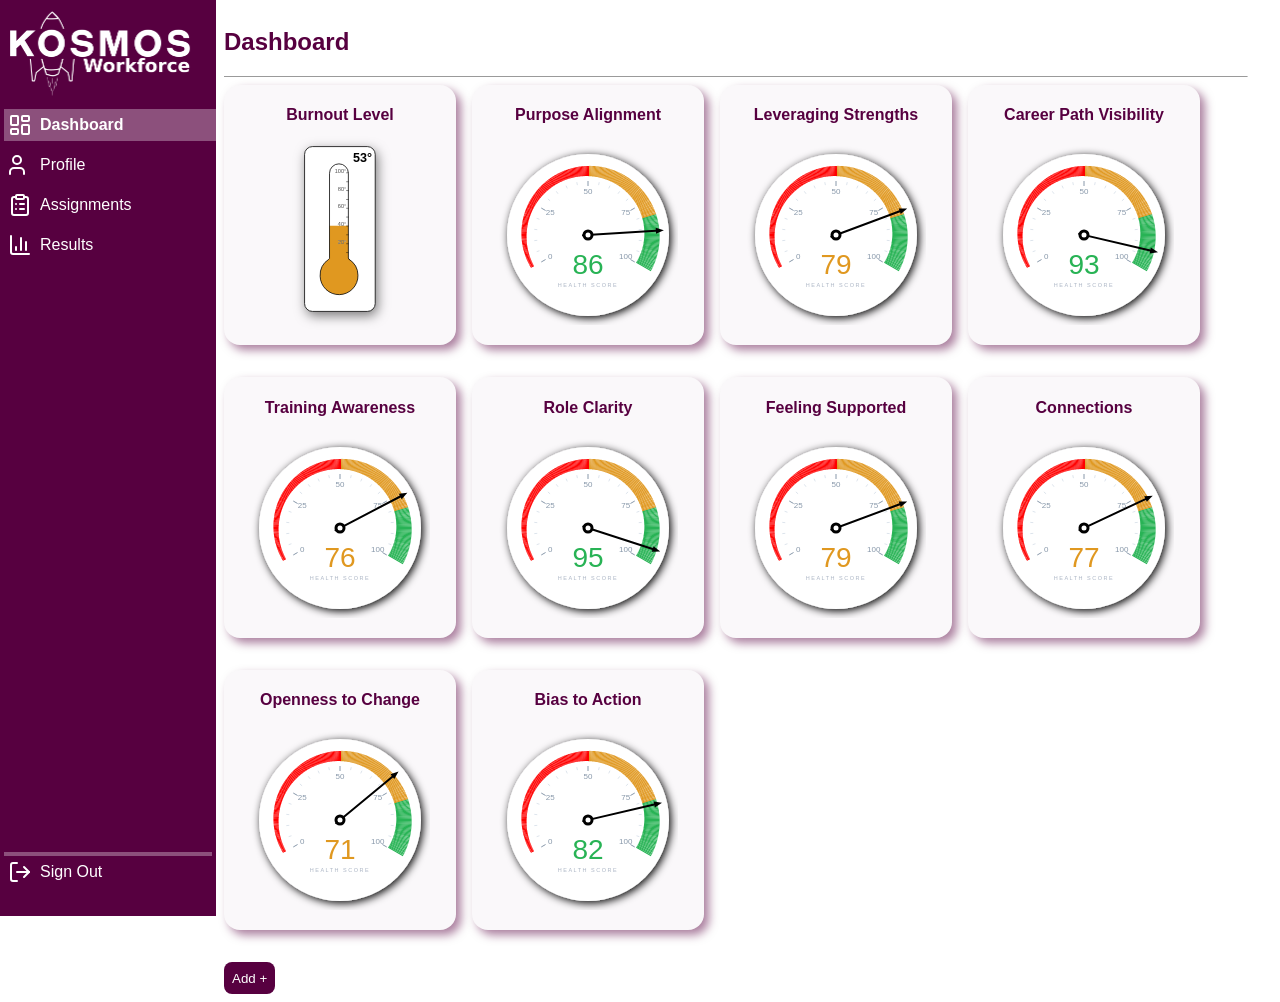
<file: index.html>
<!DOCTYPE html>
<html lang="en">
<head>
	<meta charset="UTF-8">
	<meta name="viewport" content="width=device-width, initial-scale=1.0">
	<meta http-equiv="X-UA-Compatible" content="ie=edge">
	<meta name="apple-mobile-web-app-capable" content="yes">
	<title>Dashboard</title>
	<link rel="stylesheet" href="style.css">
	<link rel="icon" type="image/x-icon" href="favicon.ico">
	<script src="nav.js"></script>
	<script src="gauge.js"></script>
	<script src="thermometer.js"></script>
</head>
<body>
	<left-nav />
	<!-- Main Content Section -->
	<div class="main">
		<h2>Dashboard</h2>
		<hr size="1" />
		<div class="card-container">
			<div class="card" style="width: 200px; text-align: center;" onclick="document.getElementById('underconstruction').showModal()">
				<h4>Burnout Level</h4>
				<script>getAnimatedThermometerSVG(53, 168);</script>
			</div>
			<div class="card" id="gauge1" style="width: 200px; text-align: center;" onclick="document.getElementById('underconstruction').showModal()">
				<h4>Purpose Alignment</h4>
				<script>makeGauge(document.getElementById('gauge1'), 'HEALTH SCORE', 86);</script>
			</div>
			<div class="card" id="gauge2" style="width: 200px; text-align: center;" onclick="document.getElementById('underconstruction').showModal()">
				<h4>Leveraging Strengths</h4>
				<script>makeGauge(document.getElementById('gauge2'), 'HEALTH SCORE', 79);</script>
			</div>
			<div class="card" id="gauge3" style="width: 200px; text-align: center;" onclick="window.location.href='individual.html'">
				<h4>Career Path Visibility</h4>
				<script>makeGauge(document.getElementById('gauge3'), 'HEALTH SCORE', 93);</script>
			</div>
			<div class="card" id="gauge4" style="width: 200px; text-align: center;" onclick="document.getElementById('underconstruction').showModal()">
				<h4>Training Awareness</h4>
				<script>makeGauge(document.getElementById('gauge4'), 'HEALTH SCORE', 76);</script>
			</div>
			<div class="card" id="gauge5" style="width: 200px; text-align: center;" onclick="document.getElementById('underconstruction').showModal()">
				<h4>Role Clarity</h4>
				<script>makeGauge(document.getElementById('gauge5'), 'HEALTH SCORE', 95);</script>
			</div>
			<div class="card" id="gauge6" style="width: 200px; text-align: center;" onclick="document.getElementById('underconstruction').showModal()">
				<h4>Feeling Supported</h4>
				<script>makeGauge(document.getElementById('gauge6'), 'HEALTH SCORE', 79);</script>
			</div>
			<div class="card" id="gauge7" style="width: 200px; text-align: center;" onclick="document.getElementById('underconstruction').showModal()">
				<h4>Connections</h4>
				<script>makeGauge(document.getElementById('gauge7'), 'HEALTH SCORE', 77);</script>
			</div>
			<div class="card" id="gauge8" style="width: 200px; text-align: center;" onclick="document.getElementById('underconstruction').showModal()">
				<h4>Openness to Change</h4>
				<script>makeGauge(document.getElementById('gauge8'), 'HEALTH SCORE', 71);</script>
			</div>
			<div class="card" id="gauge9" style="width: 200px; text-align: center;" onclick="document.getElementById('underconstruction').showModal()">
				<h4>Bias to Action</h4>
				<script>makeGauge(document.getElementById('gauge9'), 'HEALTH SCORE', 82);</script>
			</div>
			<div style="width: 100%;"><!-- ADD BUTTON, ON ITS OWN ROW -->
				<button type="button" onclick="document.getElementById('underconstruction').showModal()">Add +</button>
			</div>
		</div>
	</div>
</body>
</html>
</file>
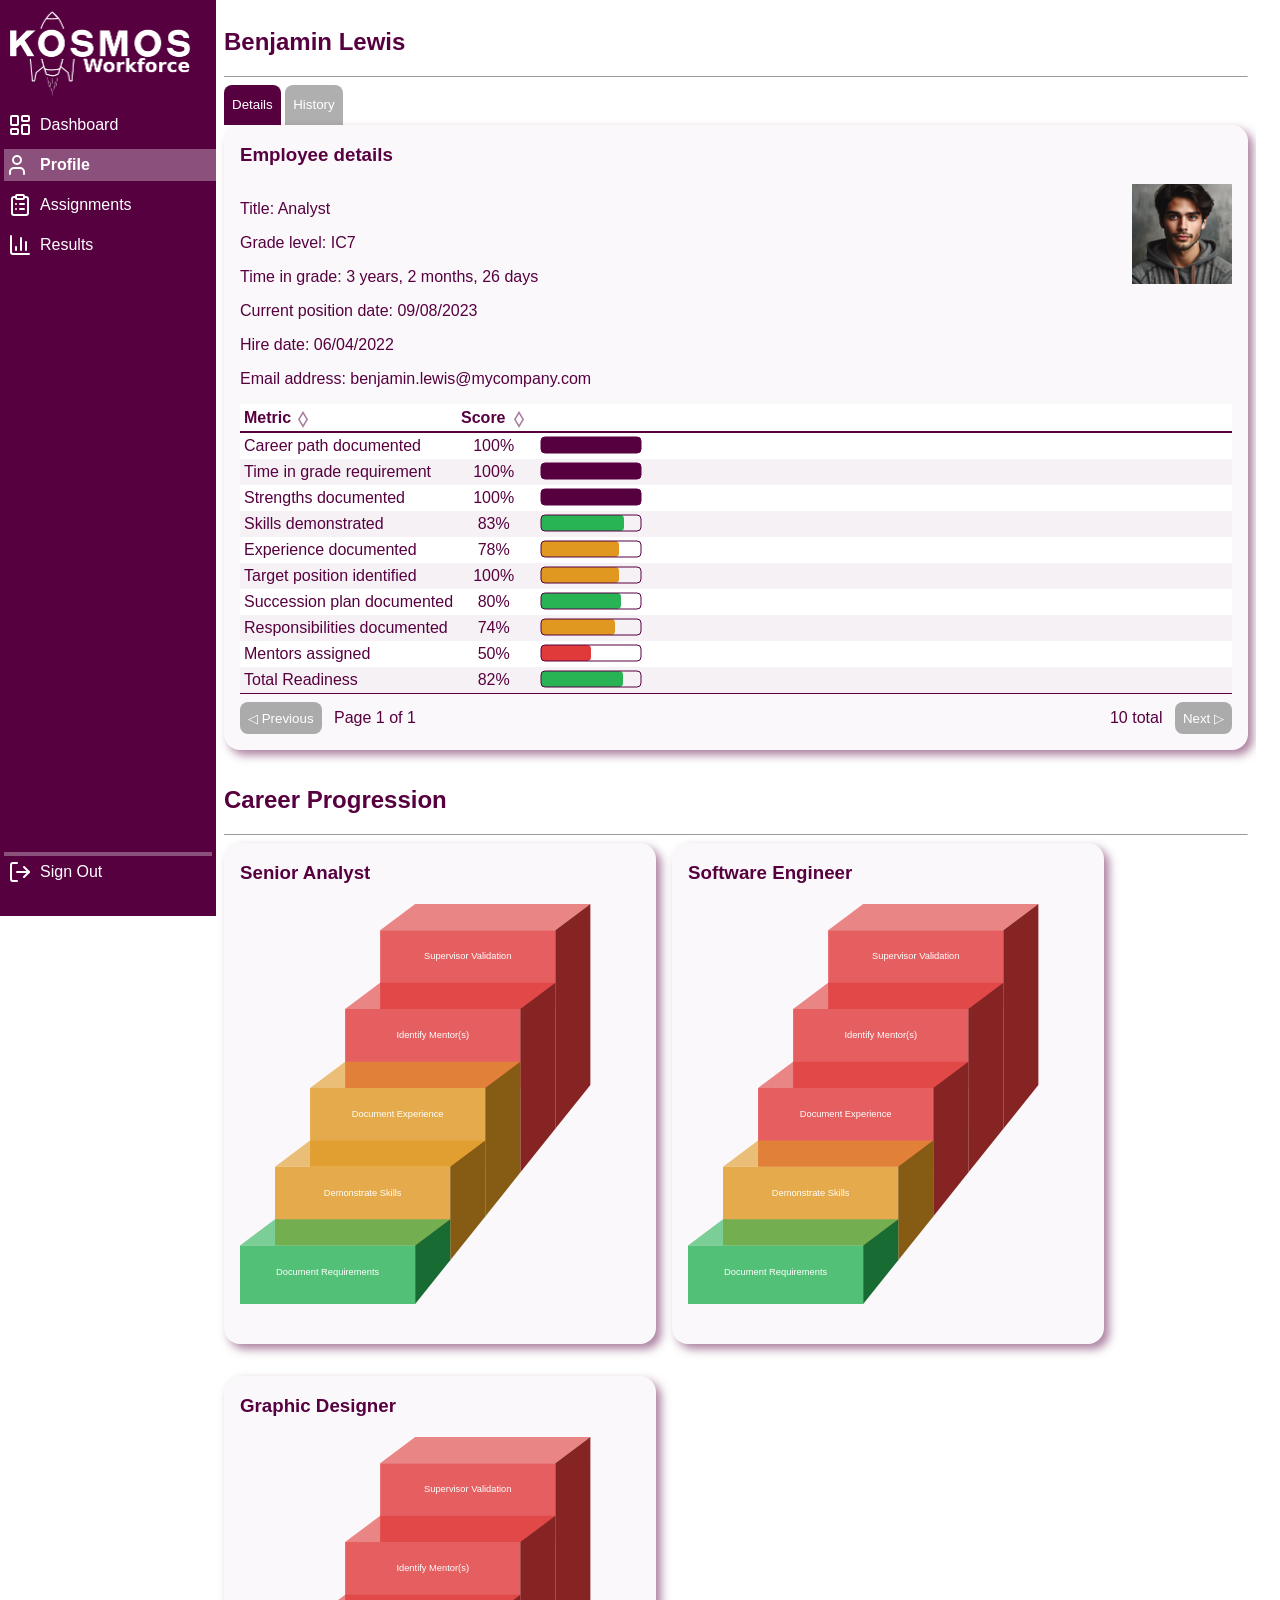
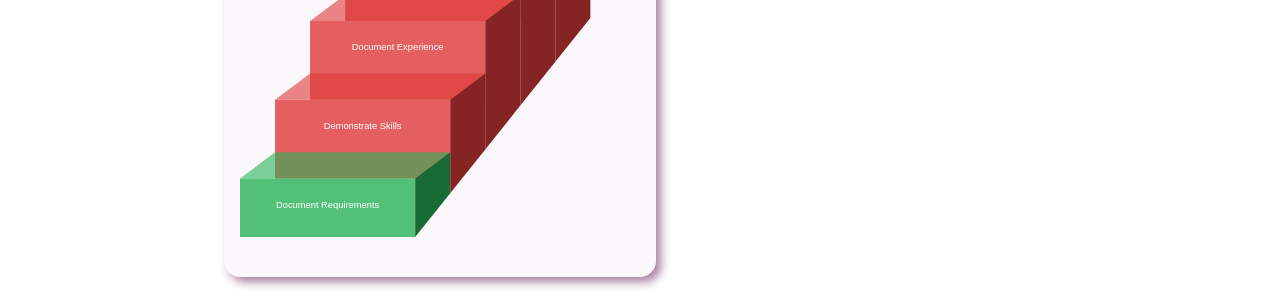
<file: individual.html>
<!DOCTYPE html>
<html lang="en">
<head>
	<meta charset="UTF-8">
	<meta name="viewport" content="width=device-width, initial-scale=1.0">
	<meta http-equiv="X-UA-Compatible" content="ie=edge">
	<meta name="apple-mobile-web-app-capable" content="yes">
	<title>Individual</title>
	<link rel="stylesheet" href="style.css">
	<link rel="icon" type="image/x-icon" href="favicon.ico">
	<script src="nav.js"></script>
	<script src="sort.js"></script>
	<script src="sparkline.js"></script>
	<script src="steps.js"></script>
</head>
<body>
	<left-nav />
	<!-- Main Content Section -->
	<div class="main">
		<h2>Benjamin Lewis</h2>
		<hr size="1" />
		<div>
			<div style="float: left;">
				<button type="button" class="tab selected">Details</button>
				<button type="button" class="tab" onclick="document.getElementById('underconstruction').showModal()">History</button>
			</div>
		</div>

		<div class="card-container">
			<div class="card" style="flex: 1; min-width: calc(100% - 32px);">
				<h3>Employee details</h3>
				<div>
					<div style="float:left;">
						<p>Title: Analyst</p>
						<p>Grade level: IC7</p>
						<p>
							Time in grade:
							<span id="elapsed"></span>
							<script>
  								const start = new Date("09/08/2023"), el = document.getElementById("elapsed");
  								(function up() {
  									let now = new Date();
									let y = now.getFullYear()-start.getFullYear();
									let m = now.getMonth()-start.getMonth();
									let d = now.getDate()-start.getDate();
  									if (d < 0) m--, d += new Date(now.getFullYear(), now.getMonth(), 0).getDate();
  									if (m < 0) y--, m += 12;
  									el.innerText = `${y} years, ${m} months, ${d} days`;
  									setTimeout(up, 1000);
  								})();
							</script>
						</p>
						<p>Current position date: 09/08/2023</p>
						<p>Hire date: 06/04/2022</p>
						<p>Email address: benjamin.lewis@mycompany.com</p>
					</div>
					<div style="float:right;">
						<img src="images/benjamin_lewis.png" style="height: 100px; width: auto;" />
					</div>
				</div>
				<table id="myTable" style="margin-top: 16px;">
					<thead>
						<tr>
							<th onclick="sortTable(0)">Metric</th>
							<th onclick="sortTable(1)">Score</th>
							<th style="color: var(--white-color);"></th>
						</tr>
					</thead>
					<tbody>	
						<tr onclick="document.getElementById('underconstruction').showModal()">
							<td>Career path documented</td>
							<td>100%</td>
							<td><script>document.write(sparkLine(100));</script></svg></td>
						</tr>	
						<tr onclick="document.getElementById('underconstruction').showModal()">
							<td>Time in grade requirement</td>
							<td>100%</td>
							<td><script>document.write(sparkLine(100));</script></td>
						</tr>	
						<tr onclick="document.getElementById('underconstruction').showModal()">
							<td>Strengths documented</td>
							<td>100%</td>
							<td><script>document.write(sparkLine(100));</script></td>
						</tr>	
						<tr onclick="document.getElementById('underconstruction').showModal()">
							<td>Skills demonstrated</td>
							<td>83%</td>
							<td><script>document.write(sparkLine(83));</script></td>
						</tr>	
						<tr onclick="document.getElementById('underconstruction').showModal()">
							<td>Experience documented</td>
							<td>78%</td>
							<td><script>document.write(sparkLine(78));</script></td>
						</tr>	
						<tr onclick="document.getElementById('underconstruction').showModal()">
							<td>Target position identified</td>
							<td>100%</td>
							<td><script>document.write(sparkLine(78));</script></td>
						</tr>	
						<tr onclick="document.getElementById('underconstruction').showModal()">
							<td>Succession plan documented</td>
							<td>80%</td>
							<td><script>document.write(sparkLine(80));</script></td>
						</tr>	
						<tr onclick="document.getElementById('underconstruction').showModal()">
							<td>Responsibilities documented</td>
							<td>74%</td>
							<td><script>document.write(sparkLine(74));</script></td>
						</tr>	
						<tr onclick="document.getElementById('underconstruction').showModal()">
							<td>Mentors assigned</td>
							<td>50%</td>
							<td><script>document.write(sparkLine(50));</script></td>
						</tr>	
						<tr onclick="document.getElementById('underconstruction').showModal()">
							<td>Total Readiness</td>
							<td>82%</td>
							<td><script>document.write(sparkLine(82));</script></td>
						</tr>
					</tbody>
				</table>
				<div style="border-top: 1px solid var(--primary-color); padding-top: 8px; width: 50%; float: left;">
					<button type="button" class="inactive" style="margin-right: 8px;">◁ Previous</button>
					Page 1 of 1
				</div>
				<div style="border-top: 1px solid var(--primary-color); padding-top: 8px; width: 50%; float: right; text-align: right;">
					10 total
					<button type="button" class="inactive" style="margin-left: 8px;">Next ▷</button>
				</div>
			</div><!-- END OF FIRST CARD -->
		</div><!-- END OF CARD CONTAINER -->
		<h2>Career Progression</h2>
		<hr size="1" />
		<div class="card-container">
			<div class="card" style="width: 400px;" onclick="window.location.href='resolvesteps.html'"><!-- THIRD CARD -->
				<h3>Senior Analyst</h3>
				<script>fiveSteps(1, 2, 2)</script>
			</div><!-- END OF THIRD CARD -->

			<div class="card" style="width: 400px;" onclick="document.getElementById('underconstruction').showModal()"><!-- FOURTH CARD -->
				<h3>Software Engineer</h3>
				<script>fiveSteps(1, 1, 3)</script>
			</div><!-- END OF FOURTH CARD -->

			<div class="card" style="width: 400px;" onclick="document.getElementById('underconstruction').showModal()"><!-- FIFTH CARD -->
				<h3>Graphic Designer</h3>
				<script>fiveSteps(1, 0, 4)</script>
			</div><!-- END OF FIFTH CARD -->

		</div><!-- END OF CARD CONTAINER -->
	</div><!-- END OF MAIN SECTION -->
</body>
</html>
</file>
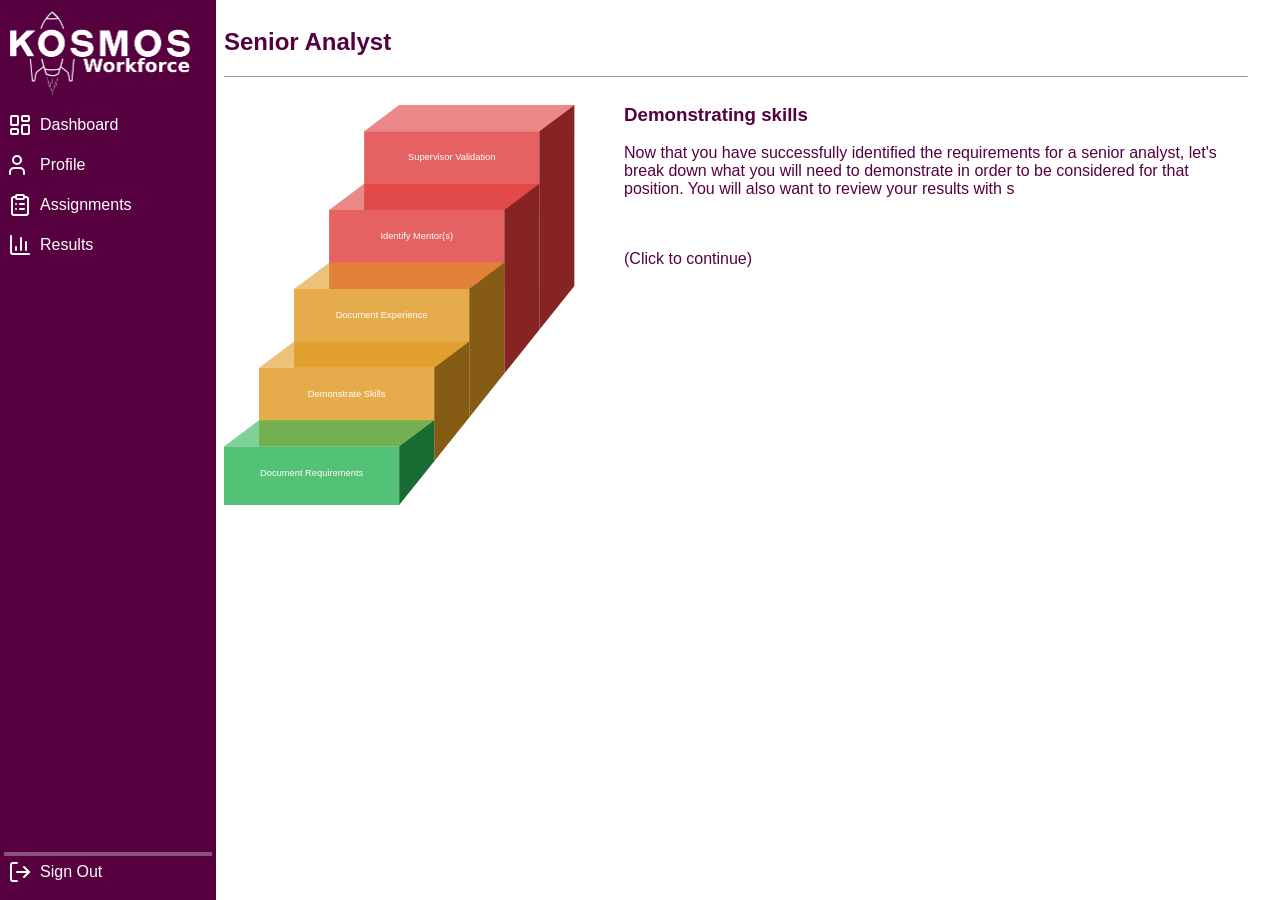
<file: resolvesteps.html>
<!DOCTYPE html>
<html lang="en">
<head>
	<meta charset="UTF-8">
	<meta name="viewport" content="width=device-width, initial-scale=1.0">
	<meta http-equiv="X-UA-Compatible" content="ie=edge">
	<meta name="apple-mobile-web-app-capable" content="yes">
	<title>Senior Analyst</title>
	<link rel="stylesheet" href="style.css">
	<link rel="icon" type="image/x-icon" href="favicon.ico">
	<script src="nav.js"></script>
	<script src="steps.js"></script>
</head>
<body>
<style>
	a {
		opacity: 0;
		animation: fadeIn 1s forwards;
		animation-delay: 2s; /* 2-second pause */
	}
	.step {
		overflow: hidden;
		min-width: 200px;
	}
	@keyframes fadeIn {
		to {
			opacity: 1;
		}
	}
</style>
	<left-nav />
	<!-- Main Content Section -->
	<div class="main">
		<h2>Senior Analyst</h2>
		<hr size="1" />
			<div style="width: 400px; float: left;"><!-- STEPS IMAGE -->
				<script>fiveSteps(1, 2, 2)</script>
			</div><!-- END OF STEPS IMAGE -->
				<div class="step"><!-- INTRODUCTION -->
					<h3>Demonstrating skills</h3>
					<p class="type-me">Now that you have successfully identified the requirements for a senior analyst,
						let's break down what you will need to demonstrate in order to be considered for that position.
						You will also want to review your results with someone who hires senior analysts,
						to validate your understanding and eliminate any ambiguity in how requirements are measured.
					</p>
					<br />&nbsp;<br /><a href="#" onclick="revealNext(this)">(Click to continue)</a>	
				</div><!-- END OF INTRODUCTION -->
				<div class="step" style="display: none;"><!-- FIRST REQUIREMENT -->
					<p class="type-me">
						The first requirement you listed is to have been in an analyst position for at least one year.
						Since you have been an analyst since September 8, 2023, you easily meet this requirement.
					</p>
					<input type="checkbox" checked id="jr1" name="jr1" /><label for="jr1">Time in grade requirement</label>
					<br />&nbsp;<br /><a href="#" onclick="revealNext(this)">(Click to continue)</a>
				</div><!-- END OF FIRST REQUIREMENT -->
				<div class="step" style="display:none"><!-- SECOND REQUIREMENT -->
  					<p class="type-me">
						The next requirement you listed is to demonstrate advanced proficiency in Microsoft Office products.
						You clarified that this refers to understanding the basic functionality in Word, Excel, and Outlook,
						as well as the ability to manage settings and configure add-ins.
						Have you had someone who supervises senior analysts validate your demonstrated proficiency?
					</p>
					<input type="radio" id="jr2a" name="jr2" /><label for="jr2a">Yes</label>					
					<input type="radio" id="jr2b" name="jr2" /><label for="jr2b">No</label>
					<br />&nbsp;<br /><a href="#" onclick="revealNext(this)">(Click to continue)</a>
				</div><!-- END OF SECOND REQUIREMENT -->
				<div class="step" style="display:none;"><!-- THIRD REQUIREMENT -->
  					<p class="type-me">
						The third requirement was to demonstrate professional communication style.
						The most reliable way to validate this is to ask for direct feedback from your current supervisor 
						or others in senior roles who you regularly interact with.
						Have you gotten a solid &quot;Yes&quot; on that request?
					</p>
					<input type="radio" id="jr3a" name="jr3" /><label for="jr3a">Yes</label>
					<input type="radio" id="jr3b" name="jr3" /><label for="jr3b">No</label>
					<br />&nbsp;<br />
					<a href="#" onclick="revealNext(this)">(Click to continue)</a>
				</div><!-- END OF THIRD REQUIREMENT -->
				<div class="step" style="display:none"><!-- FOURTH REQUIREMENT -->
  					<p class="type-me">
						The fourth requirement was establishing a history of proactive project ownership and problem solving.
						In addition to successfully executing tasks that are assigned to you, 
						this involves idenitifying opportunities, defining project scopes, and driving solutions without supervision.
						For example, identifying an inefficiency in the client onboarding process,
						and initiating a data audit to propose improvements.
						Would your supervisor agree that you have demonstrated this on at least 3 occasions?</p>
					<input type="radio" id="jr4a" name="jr4" /><label for="jr4a">Yes</label>
					<input type="radio" id="jr4b" name="jr4" /><label for="jr4b">No</label>
					<br />&nbsp;<br />
					<a href="#" onclick="revealNext(this)">(Click to continue)</a>
				</div><!-- END OF FOURTH REQUIREMENT -->
				<div class="step" style="display:none"><!-- FIFTH REQUIREMENT -->
  					<p class="type-me">
						The fifth and final requirement was acting as a subject matter expert (SME) 
						who trains, mentors, or guides junior analysts on best practices, code quality, and business logic.
						Examples include documenting processes for new hires, or leading a cross-functional project team.
						What examples can you list for how you believe you have met this requirement?</p>
					<textarea id="jr5" name="jr5" rows="6" cols="50"></textarea><br />
				</div><!-- END OF FIFTH REQUIREMENT -->
	</div><!-- END OF MAIN SECTION -->

<script>
	function typeEffect(el) {
		const text = el.innerText;
		el.innerText = '';
		el.style.display = 'block'; // Make sure the text is visible
		let i = 0;

	(function type() {
		if (i < text.length) {
			el.innerHTML += text.charAt(i++);
			setTimeout(type, 4); // Adjust speed here
			}
		})();
	}

	function revealNext(btn) {
		const currentStep = btn.parentElement;
		const nextStep = currentStep.nextElementSibling;

		if (nextStep) {
			btn.style.display = 'none';      // Hide current button
			nextStep.style.display = 'block'; // Show next container
			typeEffect(nextStep.querySelector('.type-me'));
		}
	}

	// Start the very first paragraph on load
	window.onload = () => typeEffect(document.querySelector('.type-me'));
</script>


</body>
</html>
</file>
<file: style.css>
@import url("theme.css");

a {
	text-decoration: none;
	color: unset;
}
p>a {
	font-weight: bold;
}

body {
	font-family: 'Verdana', 'Arial', sans-serif;
	margin: 0 0 0 0;
	padding: 0 0 0 0;
	color: var(--primary-color);
	font-size: 16px;
	box-sizing: border-box;
        display: flex;			/* Use Flexbox for the main layout */
        min-height: 100vh;		/* Ensure the layout takes the full viewport height */
}

button {
	border: none;
	border-radius: 8px;
	padding: 4px 8px 4px 8px;
	background-color: var(--primary-color);
	color: var(--white-color);
	height: 32px;
	min-height: 32px;
}
button:hover {
	cursor: pointer;
	box-shadow: 2px 2px 5px var(--primary-color-light);
}

dialog {
	border: 1px solid var(--primary-color);
	border-radius: 8px;
}
@media (max-width: 511px) {
	dialog {
		width: 100%;
	}
}
@media (min-width: 512px) {
	dialog {
		width: 50%;
	}
}

h1 {
	font-size: 48px;
	font-weight: lighter;
	text-align: center;
	letter-spacing: 8px;
}

header {
	padding: 80px;
	background-color: var(--primary-color);
	color: var(--white-color);
	padding-left: 20vw;
	padding-right: 20vw;
	margin-bottom: 16px;
}

input[type="checkbox"][onclick="return false;"] {	/* Targets any checkbox specifically locked with onclick="return false;" */
	accent-color: var(--grey-color); /* Changes the check/fill color to grey */
	cursor: not-allowed;  /* Visual hint that it's unclickable */
	filter: grayscale(1);  /* Force-greys the entire element in some browsers */
}

input[type="radio"] {	/* Hide the default radio button visually but keep it focusable */
	opacity: 0;
	position: fixed;
	width: 0;
}
input[type="radio"] + label {
	border: none;
	border-radius: 8px;
	padding: 4px 8px 4px 8px;
	background-color: var(--grey-color);
	color: var(--white-color);
	height: 32px;
	min-height: 32px;
	cursor: pointer;
}
input[type="radio"] + label:hover {
	box-shadow: 2px 2px 5px var(--grey-color);
}
input[type="radio"]:checked + label { /* Selected state: Targets label immediately after a checked input */
	background-color: var(--primary-color);
}
input[type="radio"]:focus-visible + label { /* Focus state for accessibility (when tabbing) */
	outline: 2px solid var(--primary-color);
	outline-offset: 1px;
}

footer {
	background-image: linear-gradient(to bottom, var(--primary-color), var(--secondary-color));	
	padding: 8px;
	color: var(--white-color);
	display: flex;
	align-items: center;
}

table {
	width: 100%;
	border-collapse: collapse;

}

table td, table th {	/* All data columns shrink to hug their content */
	padding: 4px;
	width: 0.1%;	/* Force shrink-wrap */
	white-space: nowrap;
	text-align: left;
	text-overflow: ellipsis;
}
@media (max-width: 511px) {
	table td, table th {
		white-space: nowrap;
		overflow: hidden;
		text-overflow: ellipsis;
		width: auto; 
	}
	table:has(th:first-child:nth-last-child(4)) th,
	table:has(th:first-child:nth-last-child(4)) td {
		max-width: calc(25vw - 32px);
	}
	table:has(th:first-child:nth-last-child(3)) th,
	table:has(th:first-child:nth-last-child(3)) td {
		max-width: calc(33vw - 32px);
	}
}
@media (min-width: 512px) {
	table td:last-child {	/* The Filler Column: Absorbs 100% of remaining space */
		width: 100%;
	}
}

table th {
	border-bottom: 2px solid var(--primary-color);	
}

table tr:hover td {
	color: var(--white-color);
	background-color: var(--primary-color-light);
}
table tr:nth-child(even) {
	background-color: var(--primary-color-muted);
}
table tr:nth-child(odd) {
	background-color: var(--white-color);
}

.card {
	border-radius: 16px;
	padding: 0 16px 16px 16px;
	margin-bottom: 16px;
	box-shadow: 5px 5px 10px var(--primary-color-light);
	background-color: var(--primary-color-muted);
	overflow-x: hidden;
}
@media (max-width: 511px) {
	.card  {
		min-width: calc(100% - 32px); 	 /* takes up full width when only one wide */
	}
}
@media (max-width: 200px) {
	.card  {
		min-width: 200px; 	 /* doesn't allow shrink on very narrow screens */
	}
}
.card:hover {
	cursor: pointer;
	box-shadow: 2px 2px 5px var(--primary-color-light);
}
.card>img {
	height: 200px; 
	width: auto; 
	float: left; 
	margin-right: 8px; 
	opacity: 0.8;
}

.card-container {
	clear: both;
	display: flex;
	flex-wrap: wrap; /* Allows items to wrap onto multiple lines. */
	gap: 16px;
	width: 100%;
	min-width: 100%;
}

.centered {
	clear: both;
	display: flex;
	justify-content: center;
	align-items: center;
	margin-bottom: 16px;
}

.current {
	font-weight: bold; 
	background-color: #ffffff50; 
	padding: 4px; 
	margin: -4px -8px 12px -4px;
}

.inactive {
	background-color: #00000050;
}
.inactive:hover {
	box-shadow: none;
	cursor: default;
}

.main {
	background-color: var(--white-color);
	overflow-y: auto;		/* Main scrolls */
	padding: 8px;			/* Only internal padding */
	transition: margin-left 0.3s ease;
}
@media (max-width: 799px) {
	#nav-toggle:checked ~ .nav-left ~ .main,
	#nav-toggle:checked ~ .main {
		margin-left: 216px; 	/* Main shifts right only when nav is visible */
	}
	.main {
		margin-left: 0;
		width: calc(100vw - 16px);
		min-width: calc(100vw - 16px);

	}
}
@media (min-width: 800px) {
	.main  {
		margin-left:  216px; 	 /* Main always shifted to 216px */
		width: calc(100vw - 256px);
		min-width: calc(100vw - 256px);
	}
}

.nav-left {
	width: 200px;
	min-width: 200px;
	background-color: var(--primary-color);
	color: var(--white-color);
	padding: 8px;
	position: fixed;			/* Fixed to viewport */
	top: 0;
	left: 0;
 	height: 100vh;
	overflow-y: auto;			/* Nav scrolls independently */
	z-index: 1000;
	transform: translateX(-100%);
	transition: transform 0.3s ease;
	float: left;
}
@media (max-width: 799px) {
	.nav-left {
		transform: translateX(-100%);	/* Nav hidden by default */
		margin-top: 32px;		/* Make room for hamburger menu button */
	}
	#nav-toggle:checked ~ .nav-left {	/* Nav visible when checked */
		transform: translateX(0);
	}
}
@media (min-width: 800px) {
	.nav-left {
		transform: translateX(0);	/* Nav always visible */
  	}
}

.nav-left>div {
	display: flex;
	align-items: center;
	padding: 4px;
	margin: -4px -8px 12px -4px;">
}
.nav-left>div:hover {
	background-color: #ffffff25;
	cursor: pointer;

}
.nav-left>div:has(img):hover {			/* Don't highlight logo on hover */
	background-color: unset;
}
@media (max-width: 799px) {
	.nav-left>div:has(img) {
		display: none;			/* Hide logo on small screen with menu toggled on */
	}
}
.nav-left>div:last-child {			/* Log out */
	position: absolute; 
	bottom: 16px; 
	border-top: 4px solid #ffffff50;
	padding-top: 4px;
	width: 200px;
}
@media (max-width: 799px) {
	.nav-left>div:last-child {
		margin-bottom: 40px;
	}
}

.nav-left svg {
	margin-right: 8px;
	min-width: 24px;
}

.nav-toggle {					/* Toggle button */
	position: fixed;
	z-index: 1100;
	cursor: pointer;
	display: none;				/* hidden by default */
	padding: 1px 4px 1px 3px;
	top: 4px;
	left: 4px;
	border: 1px solid var(--primary-color-light);
	border-radius: 50%;
	background-color: var(--white-color);
	color: var(--primary-color);
	min-width: 16px;
	max-width: 16px;
	text-align: center;
}
@media (max-width: 799px) {
	.nav-toggle {
		display: block;			/* Show toggle */
	}
}

@media (min-width: 800px) {
	.nav-toggle {
		display: none;			/* Toggle hidden */
	}
}
.nav-toggle-checkbox {
	display: none;				/* Hide checkbox */
}

.tab {	border: none;
	border-top-left-radius: 8px;
	border-top-right-radius: 8px;
	border-bottom-left-radius: 0;
	border-bottom-right-radius: 0;
	padding: 8px;
	color: var(--white-color);
	height: 40px;
	min-height: 40px;
	background-color: #00000050;
}
.tab:hover {
	box-shadow: none;
}
.tab.selected {
	background-color: var(--primary-color);
}
</file>
